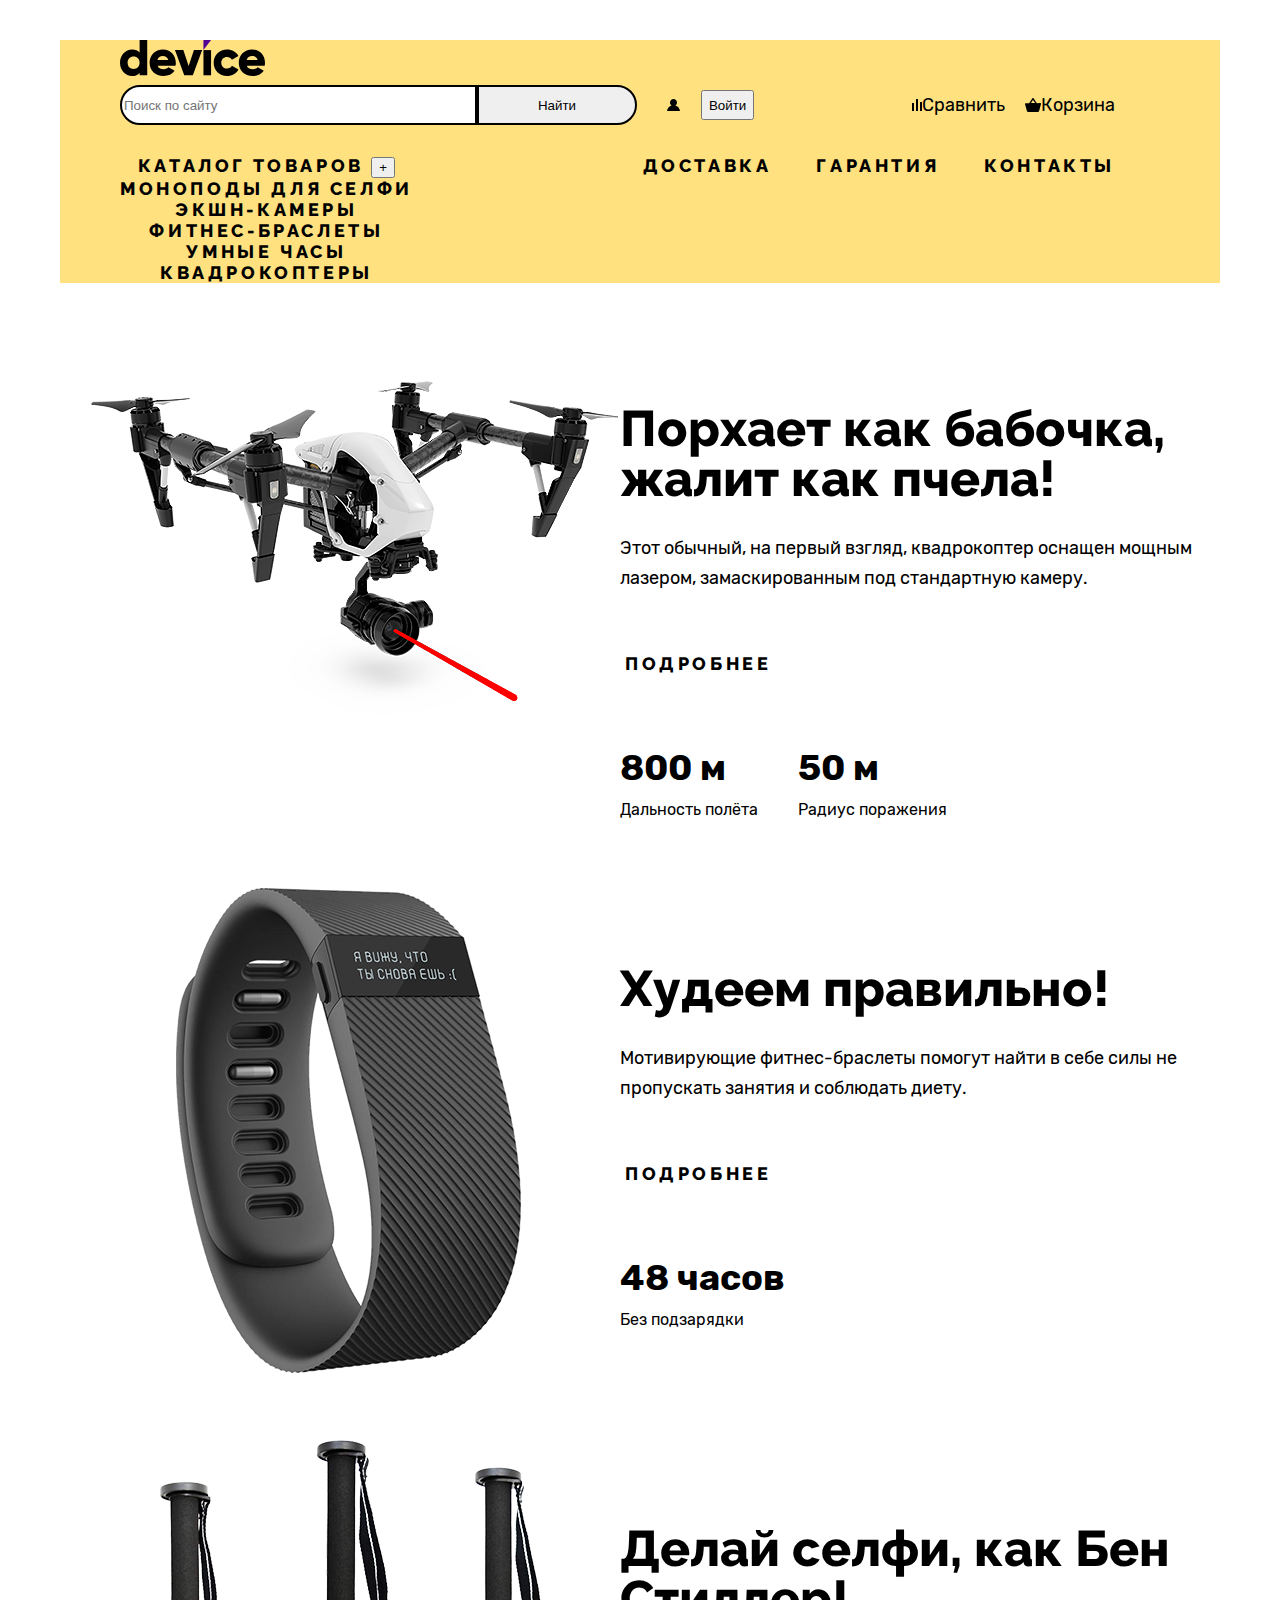
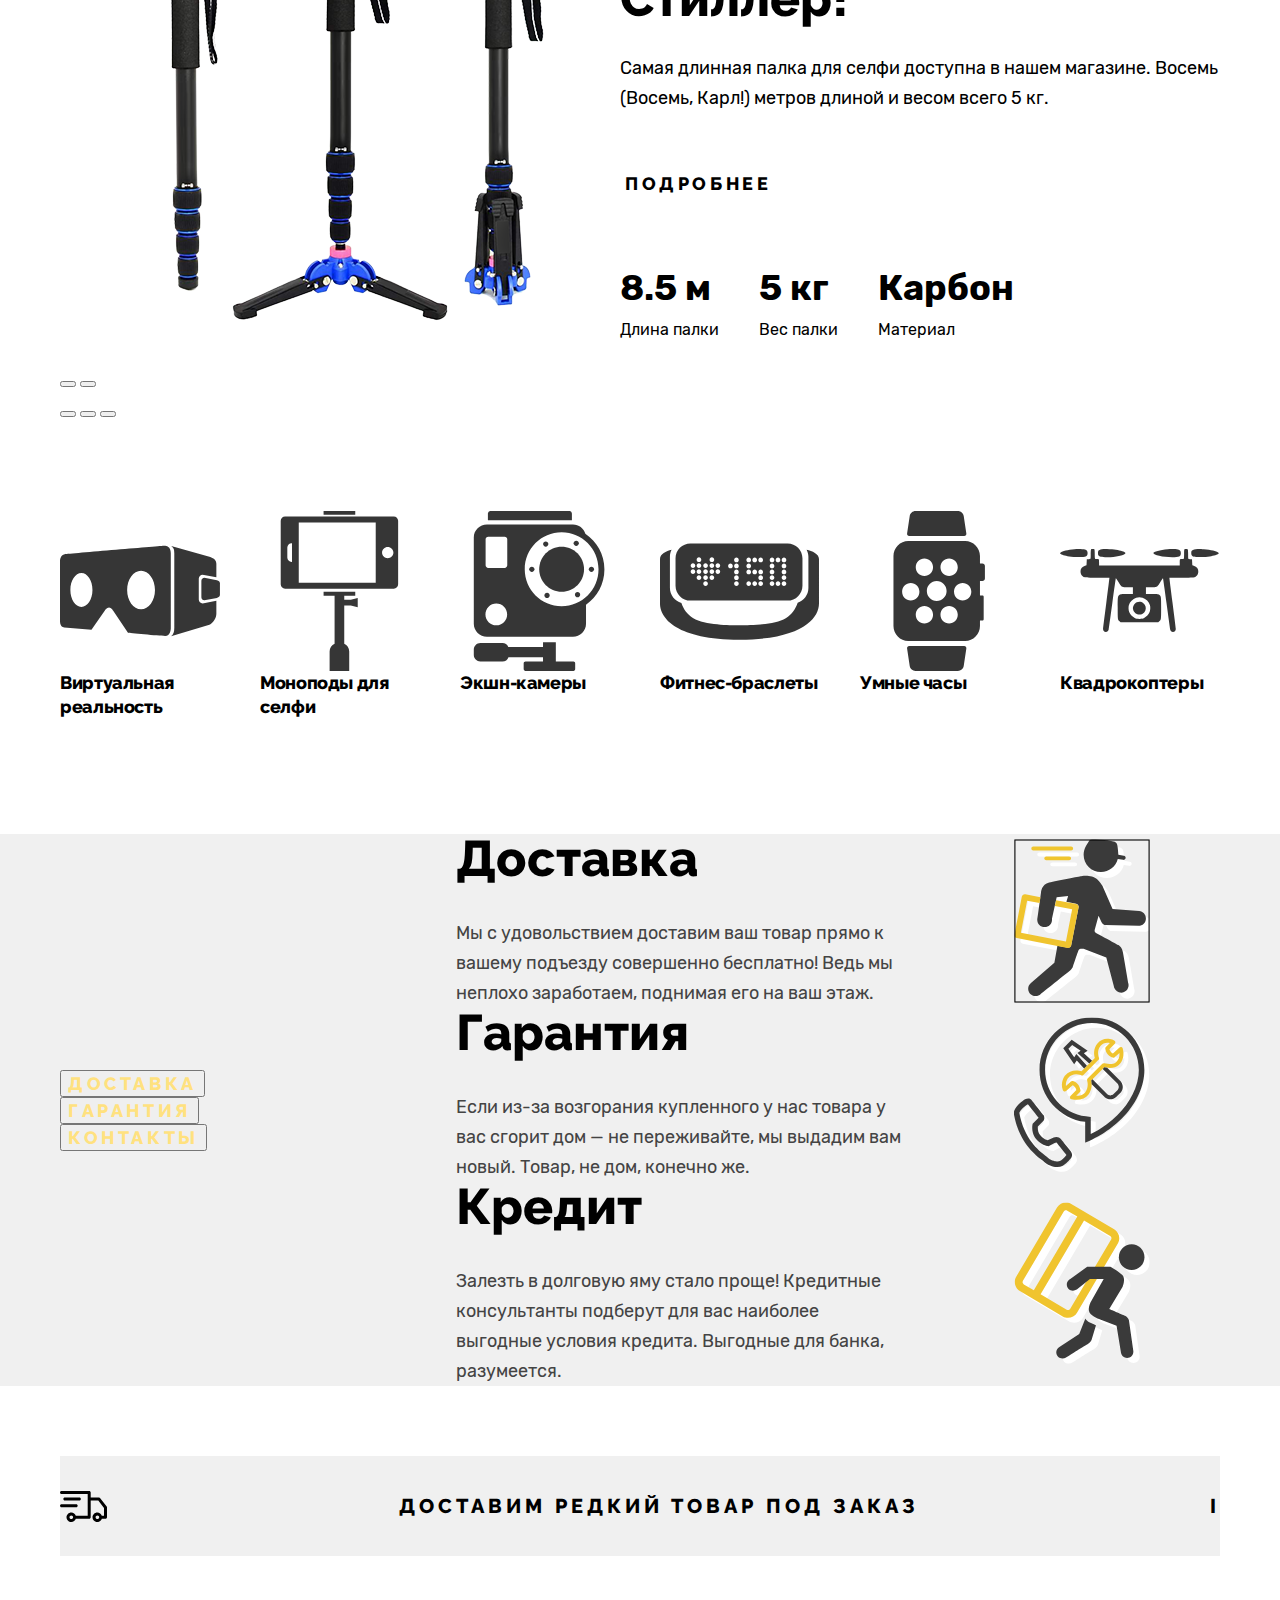
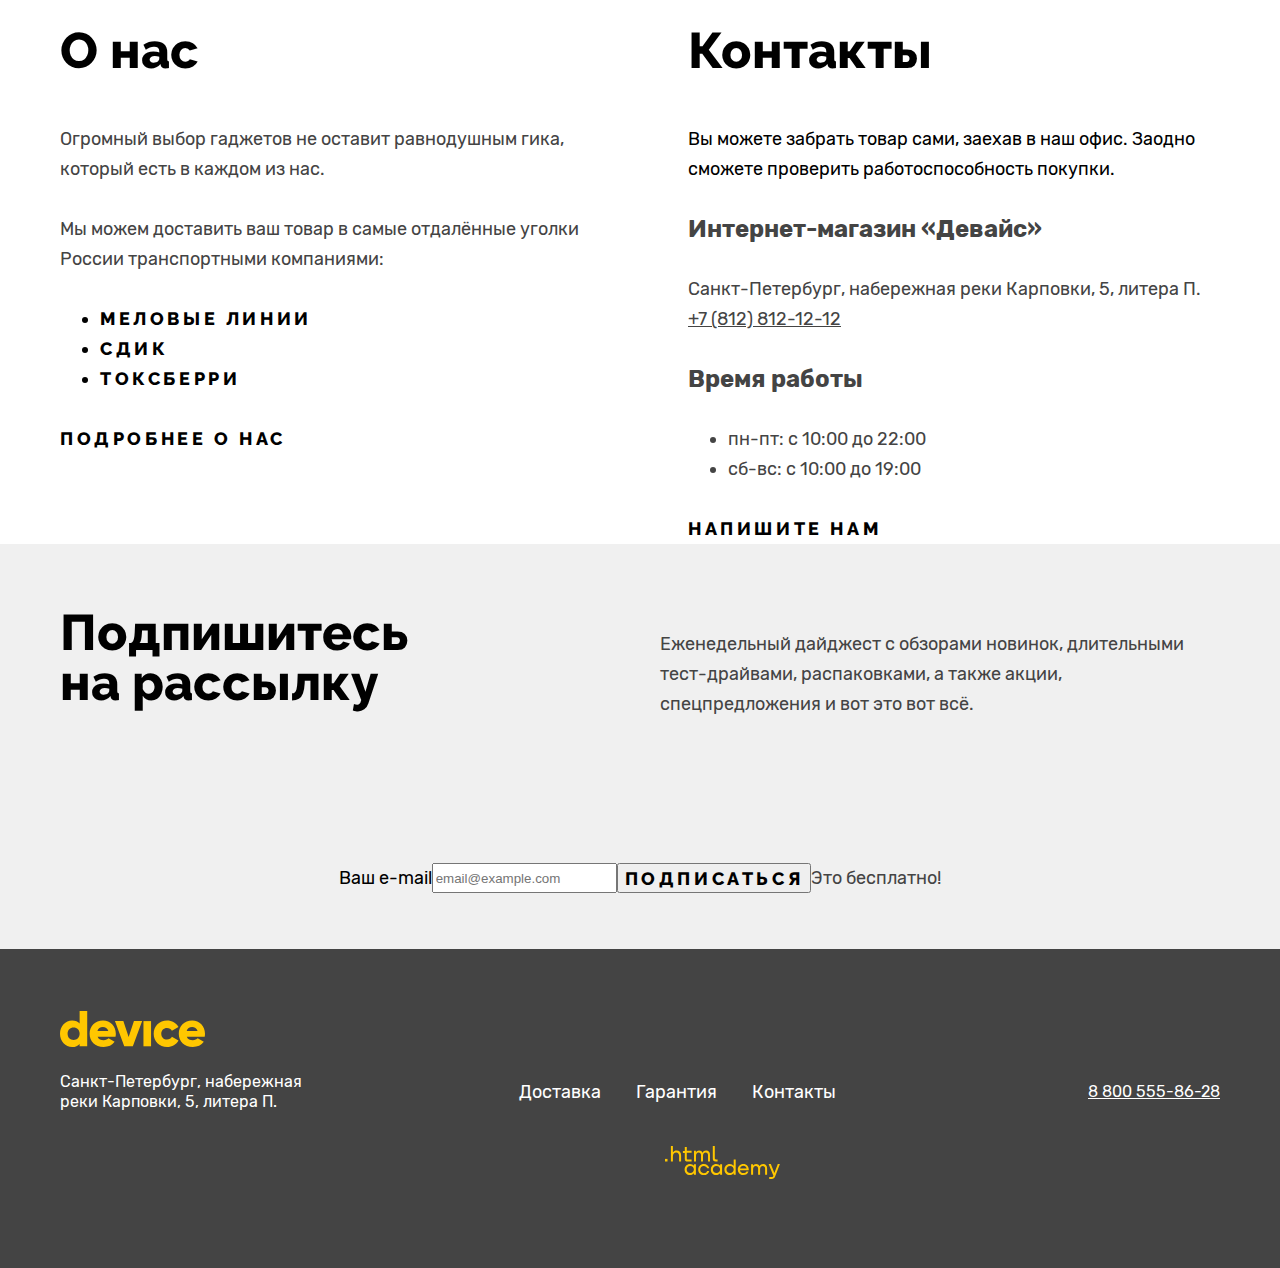
<file: index.html>
<!DOCTYPE html>
<html lang="ru">
<head>
  <link rel="stylesheet" href="styles/styles.css">
  <meta charset="utf-8">
  <title>Интернет-магазин Девайс</title>
</head>
<body>
  <header class="page-header">
  <!-- див для хедера -->
  <a href="index.html"><img src="img/logo.svg"  class="logo"  alt="Логотип магазина Device."></a>
  <div class="users-items">
    <section class="search">
      <form class="search-field">
        <input type="search" name="search-field" placeholder="Поиск по сайту">
        <button type="submit">Найти</button>
      </form>
    </section>
    <nav class="navigation">
      <ul class="navigation-list navigation-user">
        <li class="navigation-item login"><img src="img/clientfig.svg" class="clientfig" alt=""><button type="button">Войти</button></li>
        <li class="navigation-item"><img src="img/compare.svg" class="compare" alt=""><a class="navigation-link" href="#">Сравнить</a></li>
        <li class="navigation-item"><img src="img/bucket.svg" class="bucket" alt=""><a class="navigation-link" href="#">Корзина</a></li>
      </ul>
    </nav>
  </div>
    <nav class="catalog">
      <ul class="catalog-list">
        <li class="catalog-menu-item">
          <a href="catalog.html" class="catalog-menu-link">Каталог товаров</a>
          <button class="catalog-menu-expand" type="button" aria-label="показать меню">+</button>
          <ul class="subcatalog">
            <li class="subcatalog-item">
              <a class="subitem" href="#">Моноподы для селфи</a>
            </li>
            <li class="subcatalog-item">
              <a class="subitem" href="#">Экшн-камеры</a>
            </li>
            <li class="subcatalog-item">
              <a class="subitem" href="#">Фитнес-браслеты</a>
            </li>
            <li class="subcatalog-item">
              <a class="subitem" href="#">Умные часы</a>
            </li>
            <li class="subcatalog-item">
              <a class="subitem" href="#">Квадрокоптеры</a>
            </li>
          </ul>
        </li>
        <li class="catalog-menu-item">
          <a class="catalog-menu-link" href="#">Доставка</a>
        </li>
        <li class="catalog-menu-item">
          <a class="catalog-menu-link" href="#">Гарантия</a>
        </li>
        <li class="catalog-menu-item">
          <a class="catalog-menu-link" href="#">Контакты</a>
        </li>
      </ul>
    </nav>
  </header>
  <main class="main-container">
    <section class="slider">
      <div class="container">
        <div class="slider-items">
          <div class="slide slide-active">
            <img class="slider-image" src="img/slider-1.png" width="560" height="560"  alt="Квадрокоптер.">
            <div class="slide-description">
              <p class="slider-header">Порхает как бабочка, жалит как пчела!</p>
              <p class="description-text">Этот обычный, на первый взгляд, квадрокоптер оснащен мощным лазером, замаскированным под стандартную камеру.</p>
              <a class="description-link" href="#">Подробнее</a>
              <ul class="description-list">
                <li class="description-item">
                  <b class="description-value">800 м</b>
                  <span class="description-name">Дальность полёта</span>
                </li>
                <li class="description-item">
                  <b class="description-value">50 м</b>
                  <span class="description-name">Радиус поражения</span>
                </li>
              </ul>
            </div>
          </div>
          <div class="slide">
            <img class="slider-image" src="img/slider-2.png"  width="560" height="560" alt="Фитнес-браслет.">
            <div class="slide-description">
              <p class="slider-header">Худеем правильно!</p>
              <p class="description-text">Мотивирующие фитнес-браслеты помогут найти в себе силы не пропускать занятия и соблюдать диету.</p>
              <a class="description-link" href="#">Подробнее</a>
              <ul class="description-list">
                <li class="description-item">
                  <b class="description-value">48 часов </b>
                  <span class="description-name">Без подзарядки</span>
                </li>
              </ul>
            </div>
          </div>
          <div class="slide">
            <img class="slider-image" src="img/slider-3.png"  width="560" height="560" alt="Селфи-палка.">
            <div class="slide-description">
              <p class="slider-header">Делай селфи, как Бен Стиллер! </p>
              <p class="description-text">Самая длинная палка для селфи доступна в нашем магазине. Восемь (Восемь, Карл!) метров длиной и весом всего 5 кг.</p>
              <a class="description-link" href="#">Подробнее</a>
              <ul class="description-list">
                <li class="description-item">
                  <b class="description-value">8.5 м</b>
                  <span class="description-name">Длина палки</span>
                </li>
                <li class="description-item">
                  <b class="description-value">5 кг</b>
                  <span class="description-name">Вес палки</span>
                </li>
                <li class="description-item">
                  <b class="description-value">Карбон</b>
                  <span class="description-name">Материал</span>
                </li>
              </ul>
            </div>
          </div>
          <div class="slider-toggles">
            <button class="slider-toggle  arrow-next" type="button"></button>
            <button class="slider-toggle  arrow-previous" type="button"></button>
          </div>
          <div class="slider-pagination">
            <button class="slider-pagination-item slider-pagination-item-active" type="button"></button>
            <button class="slider-pagination-item" type="button"></button>
            <button class="slider-pagination-item" type="button"></button>
          </div>
        </div>
      </div>
    </section>
    <section class="catalog-section">
      <ul class="catalog-links">
        <li class="catalog-item">
          <a class="catalog-item-link" href="#">
          <img src="img/categoryvr.svg" width="160" height="160" alt="Виртуальная реальность">
          <span>Виртуальная реальность</span>
          </a>
        </li>
        <li class="catalog-item">
          <a class="catalog-item-link" href="#">
          <img src="img/categorymonopod.svg" width="160" height="160" alt="Моноподы для селфи">
          <span>Моноподы для селфи</span>
          </a>
        </li>
        <li class="catalog-item">
          <a class="catalog-item-link" href="#">
          <img src="img/categorycamera.svg" width="160" height="160" alt="Экшн-камеры">
          <span>Экшн-камеры</span>
          </a>
        </li>
        <li class="catalog-item">
          <a class="catalog-item-link" href="#">
          <img src="img/categorybracer.svg" width="160" height="160" alt="Фитнес-браслеты">
          <span>Фитнес-браслеты</span>
          </a>
        </li>
        <li class="catalog-item">
          <a class="catalog-item-link" href="#">
          <img src="img/categorywatch.svg" width="160" height="160" alt="Умные часы">
          <span>Умные часы</span>
          </a>
        </li>
        <li class="catalog-item">
          <a class="catalog-item-link" href="#">
          <img src="img/categoryquadro.svg" width="160" height="160" alt="Квадрокоптеры">
          <span>Квадрокоптеры</span>
          </a>
        </li>
      </ul>
    </section>
    <div class="wrap-slider-features">            <!-- слайдер с фичерами -->
      <section class="container">
        <div class="slider-container-features">
          <div class="features-toggles">
            <button class="features-toggle" type="button">Доставка</button>
            <button class="features-toggle" type="button">Гарантия</button>
            <button class="features-toggle" type="button">Контакты</button>
          </div>
          <div class="slider-items-features">
            <div class="slide-features slide-active">
              <div class="slider-description">
                <h2 class="features-header">Доставка</h2>
                <p class="features-description">Мы с удовольствием доставим ваш товар прямо к вашему подъезду совершенно бесплатно! Ведь мы неплохо заработаем, поднимая его на ваш этаж.</p>
              </div>
              <img class="img-features" src="img/deliveryboy.svg" width="136" height="164" alt="Доставка">
            </div>
            <div class="slide-features">
              <div class="slider-description">
                <h2 class="features-header">Гарантия</h2>
                <p class="features-description">Если из-за возгорания купленного у нас товара у вас сгорит дом — не переживайте, мы выдадим вам новый. Товар, не дом, конечно же.</p>
              </div>
              <img class="img-features" src="img/guarantee.svg" width="136" height="164"  alt="Гарантия">
            </div>
            <div class="slide-features">
              <div class="slider-description">
                <h2 class="features-header">Кредит</h2>
                <p class="features-description">Залезть в долговую яму стало проще! Кредитные консультанты подберут для вас наиболее выгодные условия кредита. Выгодные для банка, разумеется.</p>
              </div>
              <img class="img-features" src="img/credit.svg" width="136" height="164"  alt="Кредит">
            </div>
        </div>
      </div>
    </section>
    </div>
    <section class="delivery">
      <a class="delivery-link" href="#">
        <img class="deliverycar" src="img/deliverycar.svg" width="47" height="31" alt="">
        <span>доставим редкий товар под заказ</span>
        <span>i</span>
      </a>
    </section>
    <div class="about-wrap container">
      <section class="about">
        <h2 class="about-title"> О нас</h2>
        <p> Огромный выбор гаджетов не оставит равнодушным гика, который есть в каждом из нас.</p>
        <p> Мы можем доставить ваш товар в самые отдалённые уголки России транспортными компаниями:</p>
        <ul class="delivery-list">
          <li class="delivery-item">
            <a class="button delivery-button" href="#">Меловые линии</a>
          </li>
          <li class="delivery-item">
            <a class="button delivery-button" href="#">СДИК</a>
          </li>
          <li class="delivery-item">
            <a class="button delivery-button" href="#">ТоксБерри</a>
          </li>
        </ul>
        <a class="button" href="about.html">Подробнее о нас</a>
      </section>
      <section class="contacts">
        <h2 class="contacts-title">Контакты</h2>
        <p class="contacts-subtitle">Вы можете забрать товар сами, заехав в наш офис. Заодно сможете проверить работоспособность покупки. </p>
        <h3 class="contacts-subtitle">Интернет-магазин «Девайс»</h3>
        <address>
          <p class="contacts-address-text"> Санкт-Петербург, набережная реки Карповки, 5, литера П.</p>
          <a class="contacts-phone" href="tel:78128121212">+7 (812) 812-12-12</a>
        </address>
        <h3 class="contacts-subtitle">Время работы</h3>
        <ul class="contacts-schedule">
          <li class="contacts-schedule-item">пн-пт: с 10:00 до 22:00</li>
          <li class="contacts-schedule-item">сб-вс: с 10:00 до 19:00</li>
        </ul>
        <a class="button button-feedback" href="#">Напишите нам</a>
      </section>
    </div>
    <section class="newsletter">
      <div class="container">
        <div class="container-newsletter-title">
          <h2 class="page-newsletter-title">Подпишитесь на рассылку</h2>
          <p> Еженедельный дайджест с обзорами новинок, длительными тест-драйвами, распаковками, а также акции, спецпредложения и вот это вот всё.</p>
        </div>
        <div class="container-form">
          <form class="newsletter-form" action="https://echo.htmlacademy.ru" method="post">
            <label for="newsletter-email">Ваш e-mail</label>
            <input class="field" placeholder="email@example.com" type="email" name="newsletter-email" id="newsletter-email" required>
            <button class="button newsletter-button" type="submit">
              <span class="subscribe">Подписаться</span>
            </button>
            <span class="free-feature">Это бесплатно!</span>
          </form>
        </div>
      </div>
    </section>
  </main>
  <footer class="page-footer">
    <div class="page-footer-container">
      <section class="footer-contacts">
        <a href="index.html"><img class="footer-contacts-logo" src="img/logofooter.svg"  alt="Логотип интернет-магазина Device"></a>
          <div class="footer-top-line">
            <p class="footer-contacts-address"> Санкт-Петербург, набережная<br>реки Карповки, 5, литера П.</p>
            <ul class="footer-capabilities-list">
              <li class="footer-capabilities-link">
                <a class="capabilities-link" href="#">Доставка</a>
              </li>
              <li class="footer-capabilities-link">
                <a class="capabilities-link" href="#">Гарантия</a>
              </li>
              <li class="footer-capabilities-link">
                <a class="capabilities-link" href="#">Контакты</a>
              </li>
            </ul>
            <p class="footer-contacts-phone">
              <a class="footer-contacts-phone" href="tel:880005558628">8 800 555-86-28</a>
            </p>
          </div>
        </section>
        <section class="footer-bottom-line">
        <ul class="footer-social-list">
          <li class="footer-social-item">
            <a class="button" href="https://tg.com/htmlacademy">
              <span class="visually-hidden">Телеграм</span>
            </a>
          </li>
          <li class="footer-social-item">
            <a class="button" href="https://youtube.com/htmlacademy">
              <span class="visually-hidden">Ютьюб</span>
            </a>
          </li>
          <li class="footer-social-item">
            <a class="button" href="https://twitter.com/htmlacademy_ru">
              <span class="visually-hidden">Твиттер</span>
            </a>
          </li>
        </ul>
        <p class="about-text">
          <a class="html-academy-link" href="https://htmlacademy.ru">
            <img src="img/htmlacadlink.svg" alt=".html academy">
          </a>
        </p>
      </section>
    </div>
  </footer>
</body>
</html>
</file>
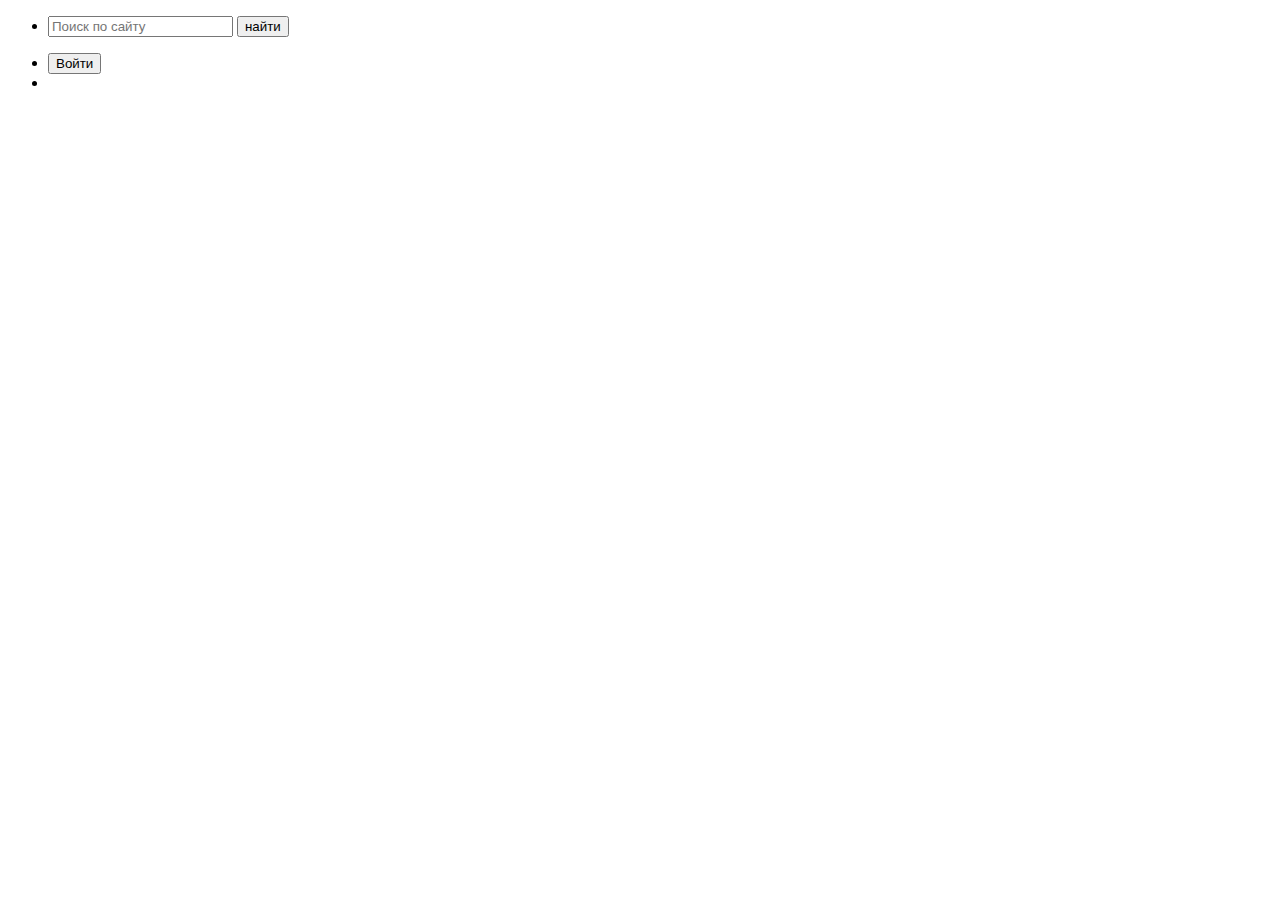
<file: 2/index.html>
<!DOCTYPE html>
<html lang="ru">
  <head>
    <meta charset="utf-8">
    <title>HTML Academy: Девайс</title>
    <base href="https://htmlacademy-htmlcss.github.io/2139337-device-35/2/">
</head>
  <body>
<header>
  <nav class="navigation">
    <ul class="navigation-list">
      <li class="navigation-item">
        <form><p><input type="search" name="text" placeholder="Поиск по сайту"> <input type="submit" value="найти"> </p></form>
      </li>
      <li class="navigation-item"> <input type="button" value="Войти"></li>
      <li class="navigation-item"></li>
    </ul>
  </nav>
  <main>

  </main>
</header>
<footer>

</footer>

  </body>
</html>
</file>
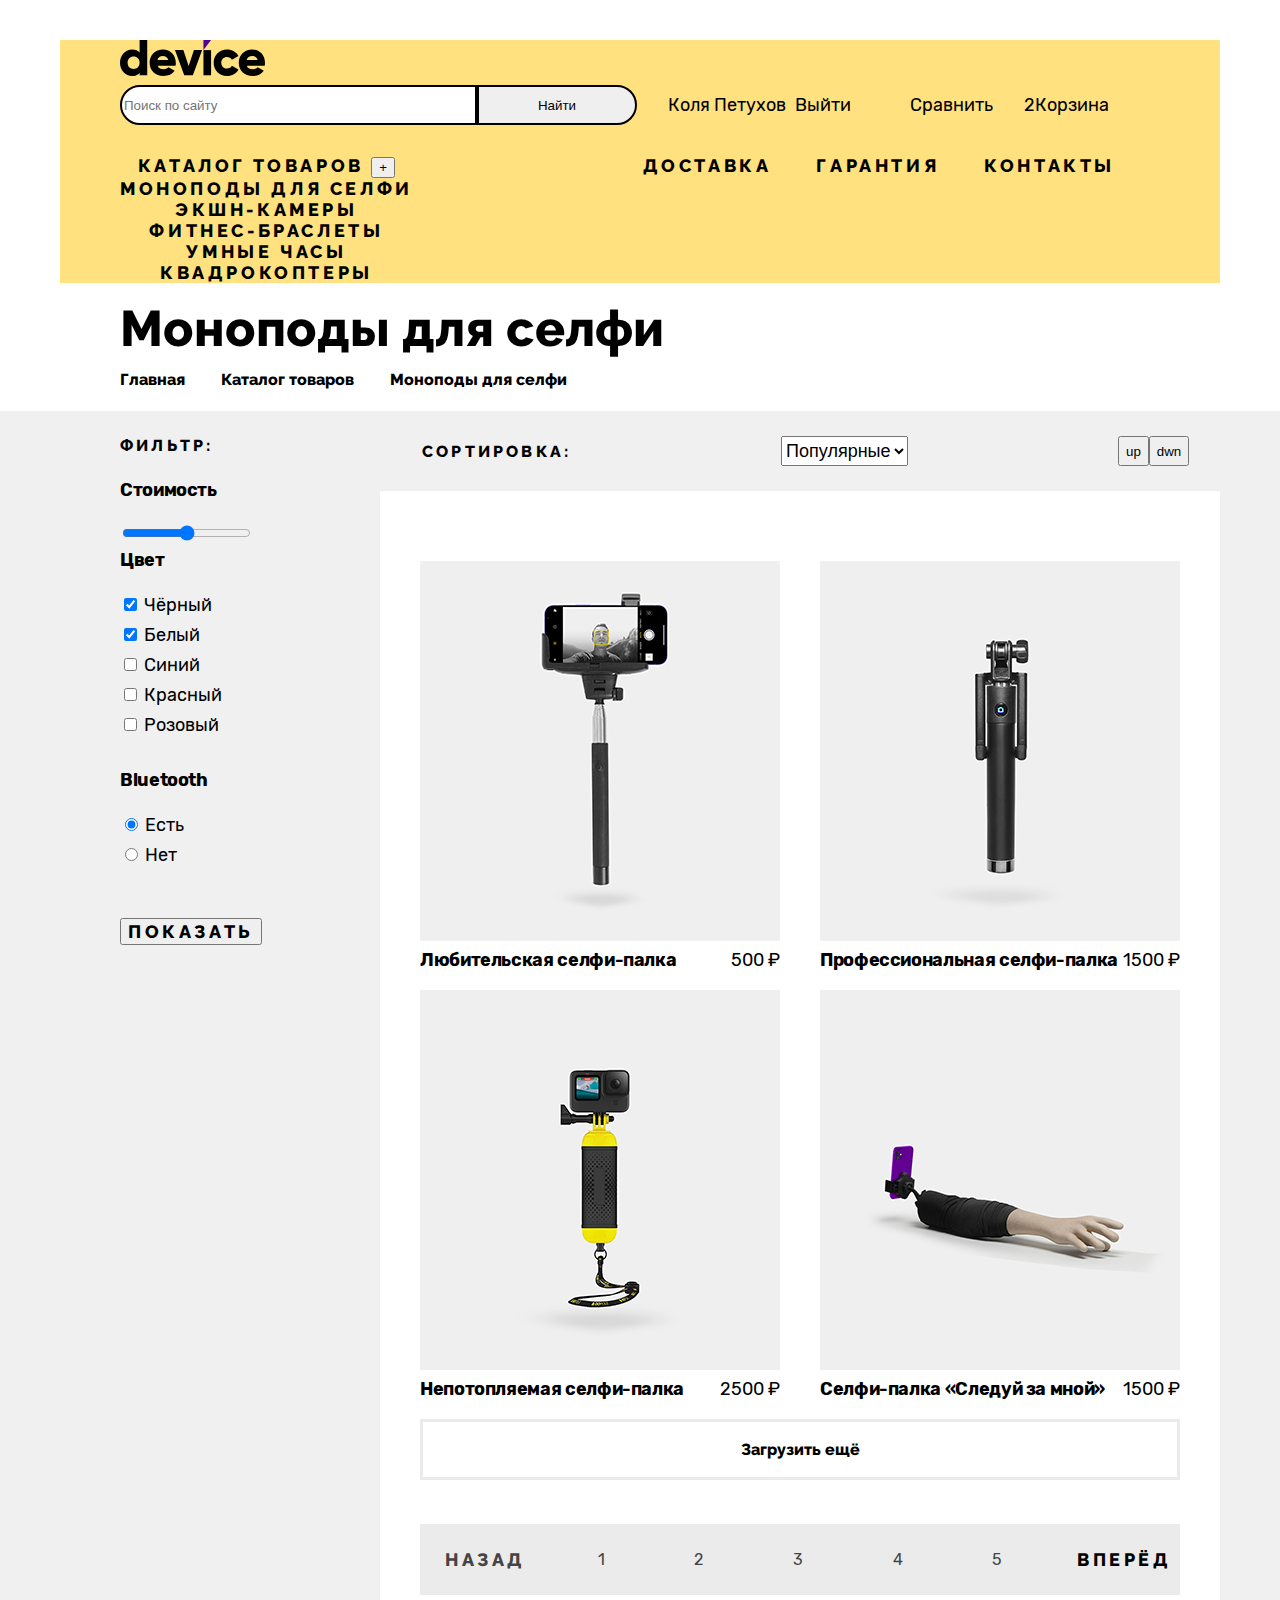
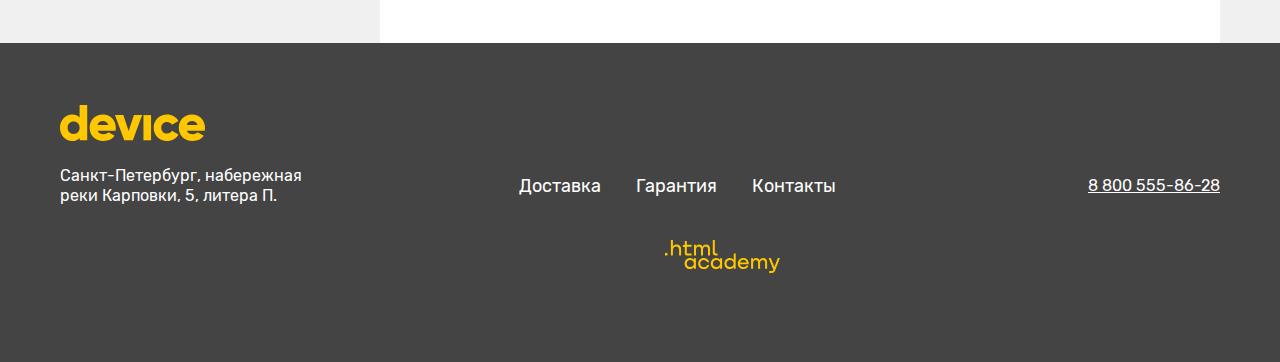
<file: catalog.html>
<!DOCTYPE html>
<html lang="ru">
<head>
  <link rel="stylesheet" href="styles/styles.css">
  <meta charset="utf-8">
  <title>Каталог интернет-магазина Device</title>
</head>
<body>
  <header class="page-header">
    <a href="index.html"><img class="logo" src="img/logo.svg"  alt="Логотип магазина Device."></a>
    <div class="users-items">
      <section class="search">
        <form class="search-field">
          <input type="search" name="search-field" placeholder="Поиск по сайту">
          <button type="submit">Найти</button>
        </form>
      </section>
      <nav class="navigation">
        <ul class="navigation-list navigation-user">
          <li class="navigation-item">
            <a class="navigation-link" href="#">Коля Петухов</a>
          </li>
          <li class="navigation-item">
            <a class="navigation-link" href="#">Выйти</a>
          </li>
          <li class="navigation-item">
            <a class="navigation-link" href="#">Сравнить</a>
          </li>
          <li class="navigation-item">
            <a class="navigation-link" href="#"><span>2</span>Корзина</a>
          </li>
        </ul>
      </nav>
    </div>
    <nav class="catalog">
      <ul class="catalog-list">
        <li class="catalog-menu-item">
          <a href="catalog.html" class="catalog-menu-link">Каталог товаров</a>
          <button class="catalog-menu-expand" type="button" aria-label="показать меню">+</button>
          <ul class=" catalog-menu-item subcatalog">
            <li class="subcatalog-item">
              <a class="subitem" href="#">Моноподы для селфи</a>
            </li>
            <li class="subcatalog-item">
              <a class="subitem" href="#">Экшн-камеры</a>
            </li>
            <li class="subcatalog-item">
              <a class="subitem" href="#">Фитнес-браслеты</a>
            </li>
            <li class="subcatalog-item">
              <a class="subitem" href="#">Умные часы</a>
            </li>
            <li class="subcatalog-item">
              <a class="subitem" href="#">Квадрокоптеры</a>
            </li>
          </ul>
        </li>
        <li class="catalog-menu-item">
          <a class="catalog-menu-link" href="#">Доставка</a>
        </li>
        <li class="catalog-menu-item">
          <a class="catalog-menu-link" href="#">Гарантия</a>
        </li>
        <li class="catalog-menu-item">
          <a class="catalog-menu-link" href="#">Контакты</a>
        </li>
      </ul>
    </nav>
  </header>
  <main class="main-inner">
    <header class="inner-header">
      <div class="container-inner-header">
        <h1 class="inner-header-title">Моноподы для селфи</h1>
        <ul class="breadcrumbs">
          <li class="breadcrumbs-item">
            <a class="breadcrumbs-link" href="index.html">Главная</a>
          </li>
          <li class="breadcrumbs-item">
            <a class="breadcrumbs-link" href="catalog.html">Каталог товаров</a>
          </li>
          <li class="breadcrumbs-item">
            <a class="breadcrumbs-link">Моноподы для селфи</a>
          </li>
        </ul>
      </div>
    </header>
    <section class="catalog-products">
      <div class="container-catalog-products">
        <div class="container-catalog-filter">
          <h2>Фильтр:</h2>
          <form class="catalog-filter" action="https://echo.htmlacademy.ru/" method="get">
            <h3>Стоимость</h3>
            <input type="range" min="0" max="10000" step="any" value="5000">
            <fieldset class="catalog-filter-group">
              <legend class="catalog-filter-title">Цвет</legend>
              <label class="control">
                <input class="control-input" type="checkbox" name="black" checked>
                Чёрный
              </label>
              <label class="control">
                <input class="control-input" type="checkbox" name="white" checked>
                Белый
              </label>
              <label class="control">
                <input class="control-input" type="checkbox" name="blue">
                Синий
              </label>
              <label class="control">
                <input class="control-input" type="checkbox" name="red">
                Красный
              </label>
              <label class="control">
                <input class="control-input" type="checkbox" name="pink">
                Розовый
              </label>
            </fieldset>
            <fieldset class="catalog-filter-group-second">
              <legend class="catalog-filter-title">Bluetooth</legend>
              <label class="control">
                <input class="control-input" type="radio" name="bluetooth" value="avaliabel" id="check1" checked>
                Есть
              </label>
              <label class="control">
                <input class="control-input" type="radio" name="bluetooth" value="nonavaliabel" id="check2">
                Нет
              </label>
            </fieldset>
            <button class="button" type="submit">Показать</button>
          </form>
        </div>
        <div class="container-catalog-inner">
          <form class="sort-container">
            <h2 class="sort-header">Сортировка:</h2>
            <select class="select-control" aria-label="Сортировка">
              <option value="popular" selected>Популярные</option>
              <option value="cheap">Дешёвые</option>
              <option value="expensive">Дорогие</option>
            </select>
            <div class="sort">
              <button class="sort-button" type="button">up</button>
              <button class="sort-button" type="button">dwn</button>
            </div>
          </form>
          <ul class="product-list">
            <li class="product-card">
              <a class="product-card-link" href="#">
                <img class="product-card-image" src="img/product-2.jpg" width="360" height="380"  alt="Любительская
                селфи-палка">
              </a>
              <div class="product-card-description">
                <h3 class="product-card-title">Любительская селфи-палка</h3>
                <span class="product-card-price">500 ₽</span>
              </div>
            </li>
            <li class="product-card">
              <a class="product-card-link" href="#">
                <img class="product-card-image" src="img/product-2-1.jpg" width="360" height="380"  alt="Профессиональная селфи-палка">
              </a>
              <div class="product-card-description">
                <h3 class="product-card-title">Профессиональная селфи-палка </h3>
                <span class="product-card-price">1500 ₽</span>
              </div>
            </li>
            <li class="product-card">
              <a class="product-card-link" href="#">
                <img class="product-card-image" src="img/product-2-2.jpg" width="360" height="380"  alt="Непотопляемая
                селфи-палка">
              </a>
              <div class="product-card-description">
                <h3 class="product-card-title">Непотопляемая селфи-палка</h3>
                <span class="product-card-price">2500 ₽</span>
              </div>
            </li>
            <li class="product-card">
              <a class="product-card-link" href="#">
                <img class="product-card-image" src="img/product-2-3.jpg"  alt="Селфи-палка c человеческой рукой">
              </a>
              <div class="product-card-description">
                <h3 class="product-card-title">Селфи-палка «Следуй за мной»</h3>
                <span class="product-card-price">1500 ₽</span>
              </div>
            </li>
          </ul>
          <div class="catalog-pagination">
            <button class="button pagination-show-more" type="button">Загрузить ещё</button>
            <ul class="pagination-list">
              <li class="pagination-item">
                <a class="pagination-link pagination-prev pagination-disabled">Назад</a>
              </li>
              <li class="pagination-item">
                <a class="pagination-link pagination-current">1</a>
              </li>
              <li class="pagination-item">
                <a class="pagination-link" href="#">2</a>
              </li>
              <li class="pagination-item">
                <a class="pagination-link" href="#">3</a>
              </li>
              <li class="pagination-item">
                <a class="pagination-link" href="#">4</a>
              </li>
              <li class="pagination-item">
                <a class="pagination-link" href="#">5</a>
              </li>
              <li class="pagination-item">
                <a class="pagination-link pagination-next" href="#">Вперёд</a>
              </li>
            </ul>
          </div>
        </div>
      </div>
    </section>
  </main>
  <footer class="page-footer">
    <div class="page-footer-container">
      <section class="footer-contacts">
        <a href="index.html"><img class="footer-contacts-logo" src="img/logofooter.svg"  alt="Логотип интернет-магазина Device"></a>
          <div class="footer-top-line">
            <p class="footer-contacts-address"> Санкт-Петербург, набережная<br>реки Карповки, 5, литера П.</p>
            <ul class="footer-capabilities-list">
              <li class="footer-capabilities-link">
                <a class="capabilities-link" href="#">Доставка</a>
              </li>
              <li class="footer-capabilities-link">
                <a class="capabilities-link" href="#">Гарантия</a>
              </li>
              <li class="footer-capabilities-link">
                <a class="capabilities-link" href="#">Контакты</a>
              </li>
            </ul>
            <p class="footer-contacts-phone">
              <a class="footer-contacts-phone" href="tel:880005558628">8 800 555-86-28</a>
            </p>
          </div>
        </section>
        <section class="footer-bottom-line">
        <ul class="footer-social-list">
          <li class="footer-social-item">
            <a class="button" href="https://tg.com/htmlacademy">
              <span class="visually-hidden">Телеграм</span>
            </a>
          </li>
          <li class="footer-social-item">
            <a class="button" href="https://youtube.com/htmlacademy">
              <span class="visually-hidden">Ютьюб</span>
            </a>
          </li>
          <li class="footer-social-item">
            <a class="button" href="https://twitter.com/htmlacademy_ru">
              <span class="visually-hidden">Твиттер</span>
            </a>
          </li>
        </ul>
        <p class="about-text">
          <a class="html-academy-link" href="https://htmlacademy.ru">
            <img src="img/htmlacadlink.svg" alt=".html academy">
          </a>
        </p>
      </section>
    </div>
  </footer>
</body>
</html>
</file>
<file: styles/styles.css>
@font-face {
  font-family: 'Raleway';
  font-style: normal;
  font-weight: 800;
  src:url(../fonts/raleway/raleway-800.woff2);
  font-display: swap;
}
@font-face {
  font-family: 'Rubik';
  font-style: normal;
  font-weight: 400;
  src:url(../fonts/rubik/rubik-400.woff2);
  font-display: swap;
}
@font-face {
  font-family: 'Rubik';
  font-style: normal;
  font-weight: 700;
  src:url(../fonts/rubik/rubik-700.woff2);
  font-display: swap;
}
html {
  height: 100%;
}
body {
  margin: 0;
  display: flex;
  flex-direction: column;
  align-items: center;
  min-height: 100%;
  font-family: 'Rubik', 'sans-serif';
  font-weight: 400;
  font-size: 18px;
  line-height: 30px;
  color: #000000;
  background-color: #ffffff;
}
.visually-hidden {
  position: absolute;
  width: 1px;
  height: 1px;
  margin: -1px;
  padding: 0;
  border: 0;
  clip: rect (0 0 0 0 );
  overflow: hidden;
}
.container {
  width: 1160px;
  margin: 0 auto;
}
.page-header {
  box-sizing: border-box;
  color: #000000;
  background: #FFE17F;
  width:1160px;
  padding: 0 60px;
  margin-top: 40px;
}
.users-items {
  display: flex;
  flex-direction: row;
  align-items: center;
}

.search {
  display: flex;
  justify-content: flex-start;
  width: 517px;
  margin-right: 26px;
}
.search-field {
  display: grid;
  grid-template-columns: 1fr auto;
  box-sizing: border-box;
  width: 517px;
}
.search button {
  width: 160px;
  height: 40px;
  border: 2px solid #000000;
  border-radius: 0px 50px 50px 0px;
}
.search input {
  border: 2px solid #000000;
  border-radius: 50px 0px 0px 50px;
}
.navigation-user {
  display: flex;
  flex-direction: row;
  justify-content: flex-end;
  align-items: center;
}
.navigation {
  display: flex;
  flex-direction: row;
  width: 471px;
  justify-content: space-between;

}
.navigation-item .navigation-link {
  text-decoration: none;
  color: inherit;
  padding: 5px 0;
}
.navigation-item {
  min-width: 105px;
  min-height: 30px;
  display: flex;
  flex-direction: row;
  margin: 0;
  padding: 0;
}
.navigation-item .login {
  margin-left: 26px;
  margin-right: 26px;
  width: 231px;
}
.navigation-item button {
  margin-left: 21px;
  margin-right: 150px;

}
.navigation-list {
  text-decoration: none;
  color: inherit;
  display: flex;
  justify-content: space-around;
  width: 1040px;
  padding: 0;
  margin: 0;

}
.main-container {
  width: 100%;
  flex-grow:1;
}
.catalog  {
  font-family: 'Raleway', 'sans-serif';
  font-style: normal;
  font-weight: 800;
  line-height: 21px;
  letter-spacing: 0.2em;
  text-transform: uppercase;
  color: #000000;
  text-decoration: none;
}
.catalog-list {
  margin: 0;
  padding: 0;
  display: flex;
  list-style: none;
  width:1040px;
  margin-top: 30px;
}
.catalog-menu-link {
  text-decoration: none;
  color: inherit;
}

.catalog-menu-item {
  text-decoration:none;
  color: #000000;
  text-align: center;
  margin: 0;
  margin-right: 45px;
}
.catalog-menu-item:first-child {
  margin-right: auto;
}
.subcatalog {
  margin: 0;
  padding: 0;
  list-style-type: none;}
.subitem {
  text-decoration: none;
  color: #000000;
}
/* main title */

.slide {
  display: flex;
  flex-direction: row;
}
.slider-header {
  font-family: 'Raleway', 'sans-serif';
  font-style: normal;
  font-weight: 800;
  font-size: 50px;
  line-height: 50px;
  padding:0;
  margin:0;
  margin-top: 121px;
  margin-bottom:29px;
}
.slider {
  margin:0;
  margin-bottom:70px;
}
.description-text {
  margin:0;
}
.description-link {
  font-family: 'Raleway', 'sans-serif';
  font-weight: 800;
  font-size: 18px;
  line-height: 21px;
  letter-spacing: 0.2em;
  text-transform: uppercase;
  text-decoration: none;
  color: inherit;
  min-width: 560px;
  min-height: 40px;
  margin:50px 0;
  padding: 10px 5px;
  text-align: left;
}
.description-value {
  font-size: 36px;
  line-height: 30px;
  margin-bottom:12px;
}
.description-name {
  font-size: 16px;
  line-height: 30px;
}
.catalog-section {
  display: flex;
  justify-content:center;
}
.catalog-links {
  display: flex;
  flex-direction: row;
  justify-content:center;
  width: 1160px;
  padding: 0;
  margin-right: 40px;
  list-style-type: none;
  margin-bottom:70px;
}
.catalog-links:last-child {
  margin-right: 0px;
}
.catalog-item {
  display: flex;
  flex-direction: column;
  align-items: center;
  align-content: space-between;
  margin-right: 40px;
}
.catalog-item:nth-child(6n){
  margin-right: 0;
}
.catalog-item-link {
  font-family: 'Raleway', 'sans-serif';
  font-weight: 800;
  font-size: 18px;
  line-height: 24px;
  text-decoration: none;
  letter-spacing: -0.02em;
  display: flex;
  flex-direction: column;
  text-decoration: none;
  color: inherit;
  align-content: space-between;
  width: 160px;
  height: 253px;
}
.slide-description {
  display: flex;
  flex-direction: column;
  justify-content: flex-start;
  align-content: space-around;
}
.description-list {
  display: flex;
  flex-direction: row;
  justify-content: flex-start;
  padding:0;
  margin:0;
  list-style-type: none;
  min-width: 307px;
  height: 72px;
}
.description-item {
  display: flex;
  flex-direction: column;
  align-items: flex-start;
  flex-wrap: wrap;
  margin-right: 40px;
}
.features-toggle {
  font-family: 'Raleway', 'sans-serif';
  font-weight: 800;
  font-size: 18px;
  line-height: 21px;
  text-align: center;
  letter-spacing: 0.2em;
  text-transform: uppercase;
  color: #FFE17F;
}
.features-header {
  font-family: 'Raleway', 'sans-serif';
  font-weight: 800;
  font-size: 50px;
  line-height: 50px;
  color: #000000;
  margin-top:0;
  margin-bottom:34px;
}
.features-description {
  margin:0;
  color: #444444;
}
.delivery {
  width: 1160px;
  margin: auto;
  background-color: #F0F0F0;
}
.delivery-link {
  display: flex;
  flex-direction: row;
  align-items: center;
  justify-content: space-between;
  font-family: 'Raleway', 'sans-serif';
  font-weight: 800;
  font-size: 20px;
  line-height: 23px;
  text-align: center;
  letter-spacing: 0.2em;
  text-transform: uppercase;
  text-decoration: none;
  color: inherit;
  padding:0;
  margin:0;
  margin-top:70px;
  min-width: 1160px;
  min-height: 100px;
  margin-bottom:70px;
}
.slider-container-features {
  display: flex;
  flex-direction: row;
  align-items: center;
}
.features-toggles {
  display: flex;
  flex-direction: column;
  align-items: flex-start;
  padding: 0px;
  width: 280px;
  margin-right: 116px;
}
.slide-features {
  display: flex;
  flex-direction: row;
  justify-content: space-between;
  align-items: center;
  padding: 0px;
  width: 694px;
}
.slider-description {
  display: flex;
  flex-direction: column;
  align-items: flex-start;
  padding: 0px;
  width: 452px;
  margin-right: 106px;
}
.wrap-slider-features {
  background: #F0F0F0;
  width: 100%;
}

.about-title {
  font-family: 'Raleway', 'sans-serif';
  font-weight: 800;
  font-size: 50px;
  line-height: 50px;
  padding:0;
  margin:0;
  padding-bottom: 48px;
}
.about-wrap{
  display: flex;
  flex-direction: row;
  justify-content: space-between;
  padding: 0;
}
.about {
  width: 520px;
}
.contacts {
  width: 532px;
}
.contacts-title {
  font-family: 'Raleway', 'sans-serif';
  font-style: normal;
  font-weight: 800;
  font-size: 50px;
  line-height: 50px;
  color: #000000;
  padding:0;
  margin:0;
  margin-bottom: 48px;
}
.page-newsletter-title {
  padding:0;
  margin:0;
  margin-right: 252px;
}
.container-newsletter-title{
  display: flex;
  flex-direction: row;
  width: 1160px;
  margin: auto;
  align-items: baseline;
  padding-top: 64px;
  padding-bottom: 144px;
}
.container-form {
  display: flex;
  flex-direction: row;
  width: 1160px;
  margin: auto;
  justify-content: center;
  padding-bottom: 56px;
}
.delivery-list {
  margin: 0;
  margin-bottom: 30px;
}
.delivery-list a {
  font-weight: 700;
  font-size: 18px;
  line-height: 20px;
  text-decoration: none;
  letter-spacing: -0.02em;
  color: inherit;
}
.about a {
  font-family: 'Raleway', 'sans-serif';
  font-weight: 800;
  font-size: 18px;
  line-height: 21px;
  text-align: center;
  letter-spacing: 0.2em;
  text-transform: uppercase;
  color: inherit;
  text-decoration: none;
}
.about p {
  margin:0;
  margin-bottom: 30px;
  color: #444444;
}
.contacts-subtitle {
  margin:0;
  margin-bottom: 30px;
}
.contacts-subtitle p{
  margin-bottomo:30px;
}
.contacts h3 {
  font-weight: 700;
  font-size: 24px;
  line-height: 30px;
  color: #444444;
}
address {
  margin:0;
  margin-bottom:30px;
}
.contacts-address-text {
  padding: 0;
  font-style: normal;
  margin:0;
  color: #444444;
}
.contacts-phone {
  font-style: normal;
  text-decoration-line: underline;
  color: #444444;
  margin-bottom:30px;
}
.contacts-schedule  {
  margin:0;
  color: #444444;
  margin-bottom: 30px;
}
.button-feedback {
  font-family: 'Raleway', 'sans-serif';
  font-weight: 800;
  font-size: 18px;
  line-height: 21px;
  text-align: center;
  letter-spacing: 0.2em;
  text-transform: uppercase;
  text-decoration: none;
  color: #000000;
}
.newsletter {
  width: 100%;
  background: #F0F0F0;
}
.newsletter h2 {
  font-family: 'Raleway', 'sans-serif';
  font-weight: 800;
  font-size: 50px;
  line-height: 50px;
}
.newsletter p {
  padding:0;
  margin:0;
  color: #444444;
}
.newsletter-form {
  display: flex;
  justify-content: space-between;
}
.newsletter-email {
  color: #444444;
  opacity: 0.5;
}
.subscribe {
  font-family: 'Raleway', 'sans-serif';
  font-weight: 800;
  font-size: 18px;
  line-height: 21px;
  text-align: center;
  letter-spacing: 0.2em;
  text-transform: uppercase;
  color: #000000;
}
.free-feature {
  color: #444444;
}
.page-footer {
  display: flex;
  justify-content: center;
  width: 100%;
  background: #444444;
  color: #ffffff;
}
.page-footer-container {
  display: flex;
  flex-direction: row;
  width: 1160px;
  align-items: center;
  justify-content: center;
  flex-wrap: wrap;
  align-content: space-around;
  margin-left: 140px;
  margin-right: 140px;
  padding: 62px 0;
}
.footer-contacts-address {
  font-size: 16px;
  line-height: 20px;
}
.footer-contacts-phone {
  font-size: 16px;
  line-height: 20px;
  text-decoration-line: underline;
  color: #FFFFFF
}
.footer-bottom-line a {
  font-family: 'Raleway', 'sans-serif';
  font-weight: 800;
  font-size: 18px;
  line-height: 21px;
  letter-spacing: 0.2em;
  text-transform: uppercase;
  text-decoration: none;
  color: #FFFFFF;
}
.footer-top-line{
  display: flex;
  flex-direction: row;
  justify-content: space-between;
  align-items: center;
  width: 1160px;
  margin: auto;
}
.footer-capabilities-list {
  margin:0;
  padding:0;
  list-style-type: none;
  display: flex;
  flex-direction: row;
  justify-content: space-between;
}
.footer-capabilities-list a {
  color: inherit;
  text-decoration: none;
  margin-right: 35px;
}
.footer-bottom-line {
  display: flex;
  flex-direction: row;
  justify-content: space-between;
  margin: auto;
}
.footer-social-list {
  display: flex;
  flex-wrap: wrap;
  flex-direction: row;
  justify-content: space-between;
  margin:0;
  padding:0;
  list-style-type: none;

}
.footer-social-item {
  width: 40px;
  height: 40px;
  margin-right:15px;
}
.html-academy-link {
  width: 114.9px;
  height: 32.9px;
  left: 0px;
  top: 0px;
  text-decoration: none;
}
.main-inner {
  display: flex;
  flex-direction: column;
  align-items: center;
  width: 100%;
}
.inner-header {
  display: flex;
  padding-top: 21px;
  background: #FFFFFF;
}
.inner-header-title {
  font-family: 'Raleway', 'sans-serif';
  font-style: normal;
  font-weight: 800;
  font-size: 50px;
  line-height: 50px;
  margin:0;
  margin-bottom:16px;
}
.container-inner-header {
  box-sizing: border-box;
  display: flex;
  flex-direction: column;
  width: 1160px;
  padding-left: 60px;
  align-items: flex-start;
}
.breadcrumbs {
  display: flex;
  flex-direction: row;
  justify-content: space-between;
  color: #000000;
  list-style-type: none;
  padding:0;
  margin:0;
  margin-bottom:21px;
}
.breadcrumbs-link {
  display:block;
  font-family: 'Raleway', 'sans-serif';
  font-style: normal;
  font-weight: 400;
  font-size: 16px;
  line-height: 20px;
  text-decoration: none;
  color: inherit;
  margin-right: 36px;
}
.container-catalog-products {
  display: flex;
  width: 1160px;
  margin: 0 auto;
}
.container-catalog-inner {
  display: flex;
  flex-direction: row;
  flex-wrap: wrap;
  justify-content: space-between;
  margin: 0;
  width: 840px;

}
.container-catalog-filter {
  display: flex;
  flex-direction: column;
  align-items: flex-start;
  width: 200px;
  margin: 0;
  margin-left: 60px;
  margin-right: 60px;
}
.product-card:nth-child(odd) {
  margin-right: 40px;
}
.sort-container {
  display: flex;
  width:840px;
  flex-direction: row;
  align-items: center;
  justify-content: space-around;
  padding: 25px 0 25px 40px;
}
.sort-container .sort-header {
  margin:0;
  padding:0;
  margin-right: 206px;
}
.sort{
  display: flex;
  margin-right: 40px;
  width:60px;
  height: 30px;
}
.catalog-filter {
  margin: 0;
  padding:0;
  width: 202px;
}
.catalog-products {
  margin: auto;
  width:100%;
  background: #F0F0F0;
}
.catalog-products h2 {
  font-family: 'Raleway', 'sans-serif';
  font-style: normal;
  font-weight: 800;
  font-size: 16px;
  line-height: 19px;
  letter-spacing: 0.2em;
  text-transform: uppercase;
  padding:0;
  margin:0;
  padding: 25px 40px 25px 0;
}
.catalog-products h3 {
  font-family: 'Rubik', 'sans-serif';
  font-style: normal;
  font-weight: 700;
  font-size: 18px;
  line-height: 20px;
  letter-spacing: -0.02em;
  padding:0;
  margin:0;
  margin-bottom: 20px;
}
.catalog-filter-group {
  display: flex;
  flex-direction: column;
  height: 220px;
  width: 200px;
  padding:0;
  margin:0;
  align-content: space-around;
  border: none;
}
.catalog-filter-group-second {
  display: flex;
  flex-direction: column;
  height: 112px;
  width: 200px;
  padding:0;
  margin:0;
  align-content: space-around;
  margin-bottom: 35px;
  border:none;
}
.catalog-filter-title {
  font-family: 'Rubik', 'sans-serif';
  font-style: normal;
  font-weight: 700;
  font-size: 18px;
  line-height: 20px;
  letter-spacing: -0.02em;
  padding: 0;
  margin: 0;
  margin-bottom: 20px;

}
.control-input {
  font-size: 16px;
  line-height: 20px;
  background: #000000;
}
.catalog-filter .button {
  font-family: 'Raleway', 'sans-serif';
  font-style: normal;
  font-weight: 800;
  font-size: 18px;
  line-height: 21px;
  text-align: center;
  letter-spacing: 0.2em;
  text-transform: uppercase;
  width: auto;
}
.select-control {
  margin:0;
  padding:0;
  height: 30px;
  font-size: 18px;
  line-height: 30px;
  margin-right:206px;
}
.product-list {
  display: flex;
  flex-direction: row;
  justify-content: space-between;
  flex-wrap: wrap;
  margin: auto;
  padding: 70px 40px 0 40px;
  background: #FFFFFF;
  list-style-type: none;
}
.product-card h2 {
  font-family: 'Rubik', 'sans-serif';
  font-style: normal;
  font-weight: 700;
  font-size: 18px;
  line-height: 20px;
  letter-spacing: -0.02em;
}
.product-card a {
  text-decoration:none;
}
.product-card-price {
  line-height: 21px;
  text-align: right;
}
.product-card-description {
  display: flex;
  flex-direction: row;
  justify-content: space-between;
  width: 360px;
  margin: 0;
  align-items: baseline;
}
.pagination-show-more {
  display: flex;
  flex-direction: row;
  justify-content: center;
  width: 100%;
  font-family: 'Raleway','sans-serif';
  font-style: normal;
  font-weight: 800;
  font-size: 16px;
  line-height: 19px;
  background: #FFFFFF;
  padding: 18px 295px;
  margin:0;
  border: 3px solid #EBEBEB;
}
.catalog-pagination {
  display:flex;
  flex-direction: column;
  align-items: center;
  margin:auto;
  padding: 0;
  width: 100%;
  background: #FFFFFF;
  padding:0 40px;
}
.pagination-list {
  display:flex;
  flex-direction: row;
  justify-content: space-between;
  background: #EBEBEB;
  font-size: 16px;
  line-height: 20px;
  align-items: center;
  color: #444444;
  width: 100%;
  list-style-type: none;
  padding: 0;
  margin: 44px 0 48px;
}
.pagination-link {
  text-decoration: none;
  font-size: 16px;
  line-height: 20px;
  text-align: center;
  color: #444444;
  padding:40px 40px;
}
.pagination-prev {
  display: block;
  box-sizing: border-box;
  font-family: 'Raleway', 'sans-serif';
  font-style: normal;
  font-weight: 800;
  font-size: 18px;
  line-height: 21px;
  letter-spacing: 0.2em;
  text-transform: uppercase;
  color: #444444;
  opacity: 0,3;
  padding: 25px;
  width: 128px;
  height: 71px;
}
.pagination-next {
  display: block;
  box-sizing: border-box;
  font-family: 'Raleway', 'sans-serif';
  font-style: normal;
  font-weight: 800;
  font-size: 18px;
  line-height: 21px;
  letter-spacing: 0.2em;
  text-transform: uppercase;
  color: #000000;
  padding: 25px;
  width: 128px;
  height: 71px;
}
</file>
